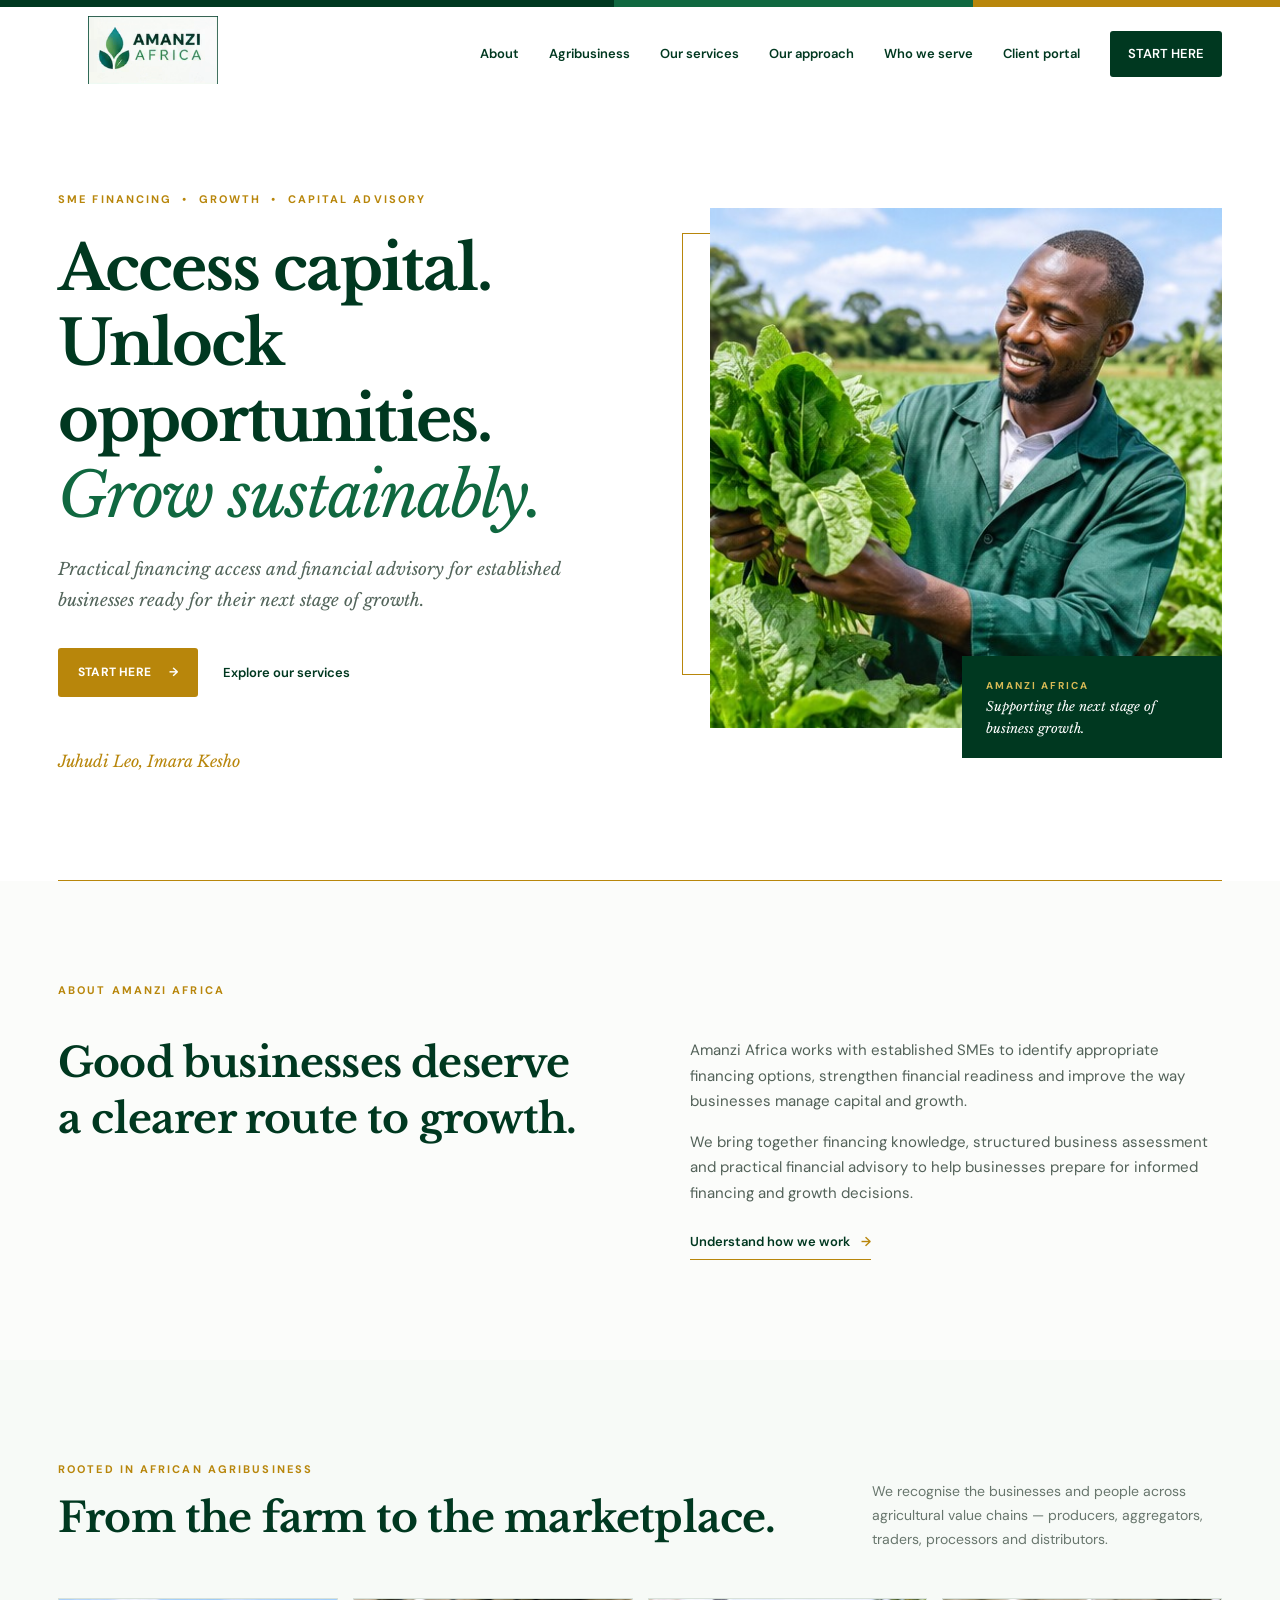
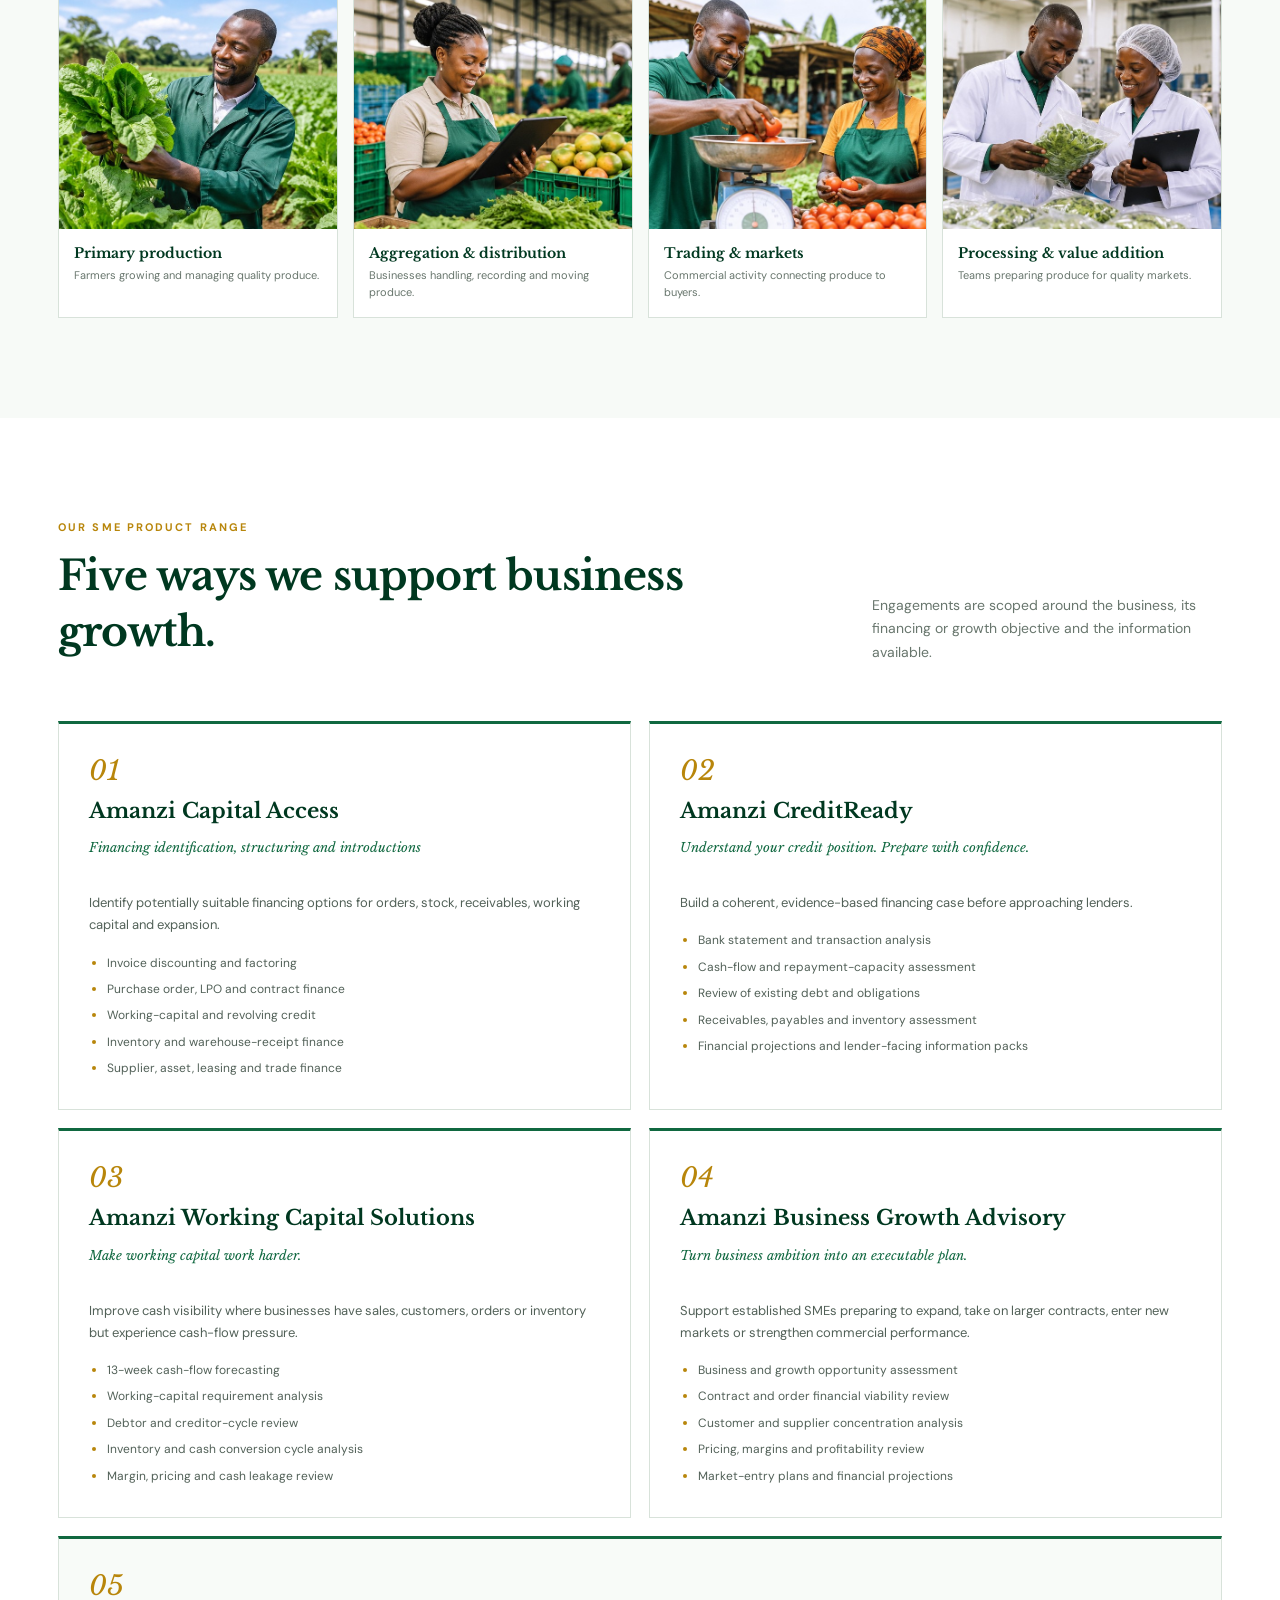
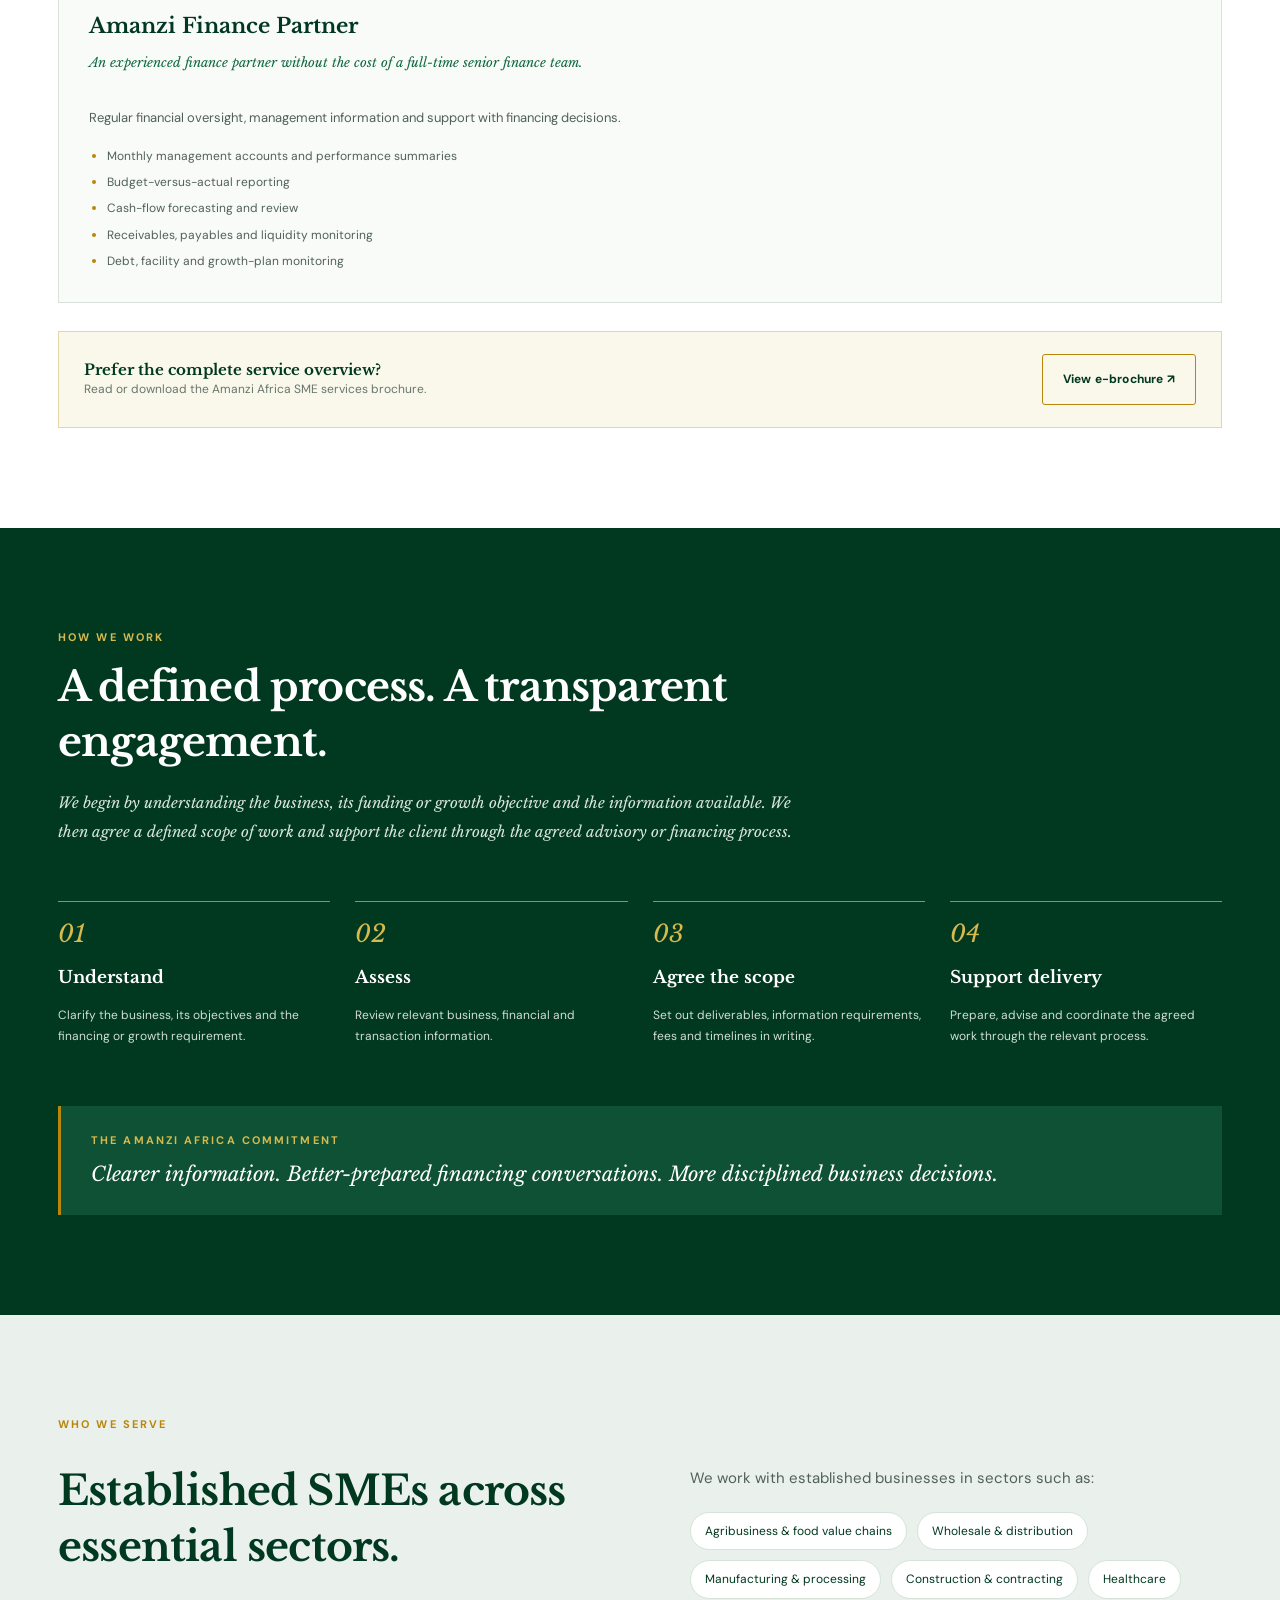
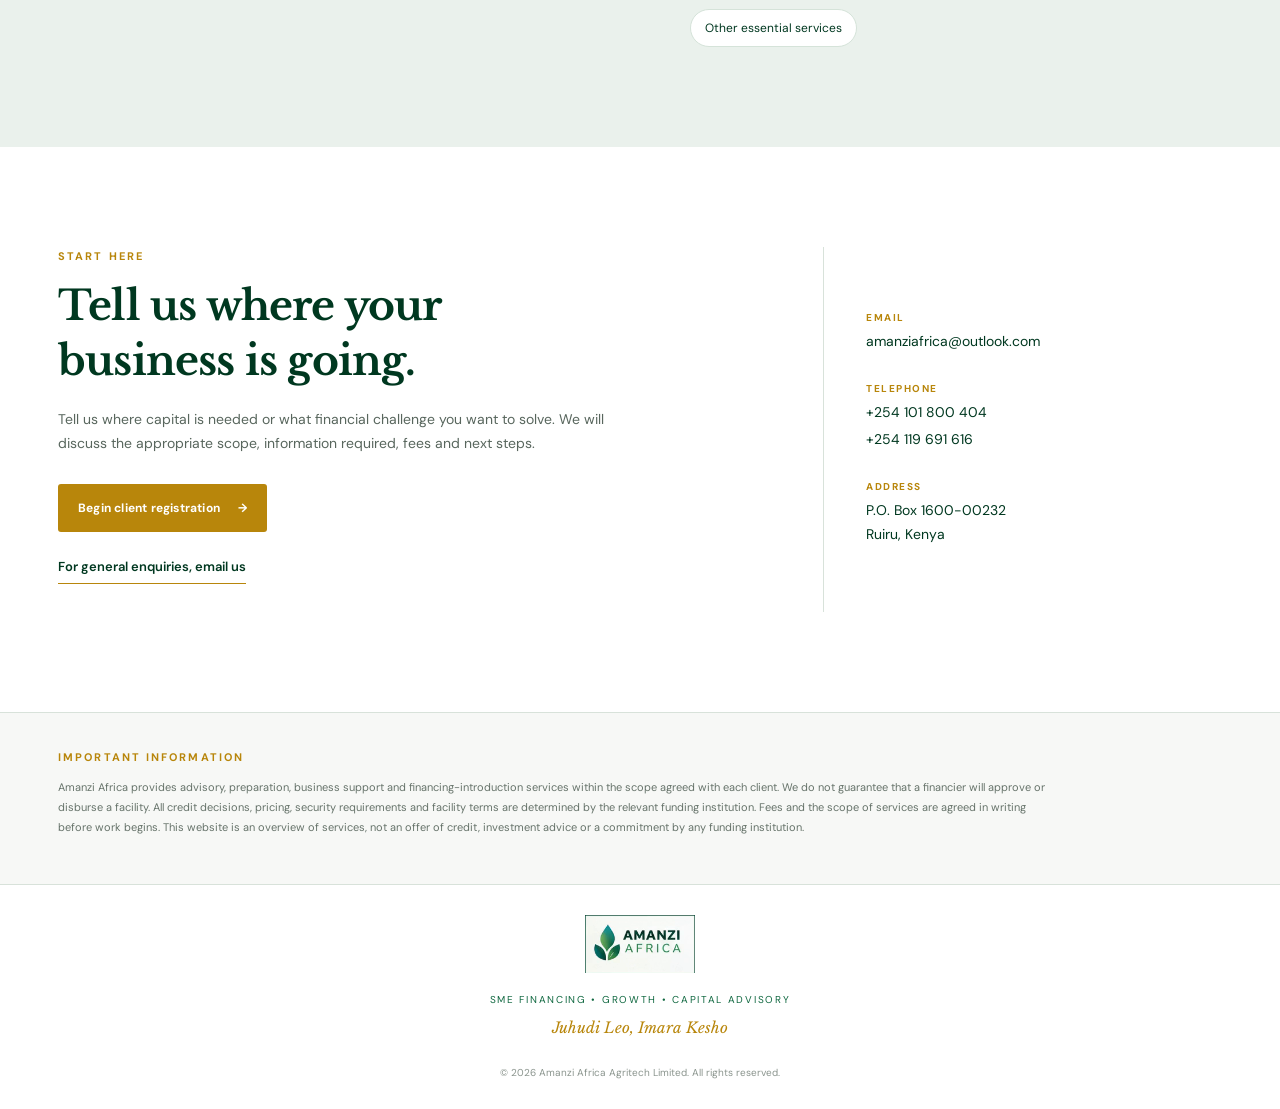
<file: index.html>
<!doctype html>
<html lang="en">
<head>
  <meta charset="utf-8">
  <meta name="viewport" content="width=device-width, initial-scale=1">
  <meta name="description" content="Amanzi Africa provides SME financing access, credit readiness, working capital solutions, business growth advisory and finance partner services.">
  <meta name="theme-color" content="#003820">
  <title>Amanzi Africa | SME Financing, Growth & Capital Advisory</title>
  <link rel="preconnect" href="https://fonts.googleapis.com">
  <link rel="preconnect" href="https://fonts.gstatic.com" crossorigin>
  <link href="https://fonts.googleapis.com/css2?family=DM+Sans:wght@400;500;600;700&family=Libre+Baskerville:ital,wght@0,400;0,700;1,400&display=swap" rel="stylesheet">
  <link rel="stylesheet" href="styles.css">
</head>
<body>
  <div class="topline"></div>
  <header class="site-header">
    <a class="brand" href="#home" aria-label="Amanzi Africa home">
      <img src="assets/amanzi-logo.png" alt="Amanzi Africa leaf logo">
    </a>
    <button class="menu-toggle" aria-label="Open navigation" aria-expanded="false">☰</button>
    <nav class="navigation" aria-label="Main navigation">
      <a href="#about">About</a><a href="#ecosystem">Agribusiness</a><a href="#services">Our services</a><a href="#approach">Our approach</a><a href="#sectors">Who we serve</a>
      <a href="portal.html">Client portal</a><a class="nav-cta" href="apply.html">START HERE</a>
    </nav>
  </header>

  <main>
    <section class="hero" id="home">
      <div class="hero-copy">
        <p class="eyebrow">SME FINANCING <span>•</span> GROWTH <span>•</span> CAPITAL ADVISORY</p>
        <h1>Access capital.<br>Unlock opportunities.<br><em>Grow sustainably.</em></h1>
        <p class="hero-intro">Practical financing access and financial advisory for established businesses ready for their next stage of growth.</p>
        <div class="hero-actions">
          <a class="button button-gold" href="apply.html">START HERE <span>→</span></a>
          <a class="text-link" href="#services">Explore our services</a>
        </div>
        <p class="hero-signoff">Juhudi Leo, Imara Kesho</p>
      </div>
      <div class="hero-visual">
        <img src="assets/hero-poster.jpg" alt="A business owner in a fresh produce market, featured in the Amanzi Africa brand film">
        <div class="visual-caption"><span>AMANZI AFRICA</span><br>Supporting the next stage of business growth.</div>
      </div>
      <div class="hero-rule"></div>
    </section>

    <section class="intro section" id="about">
      <div class="section-kicker">ABOUT AMANZI AFRICA</div>
      <div class="intro-grid">
        <h2>Good businesses deserve a clearer route to growth.</h2>
        <div>
          <p>Amanzi Africa works with established SMEs to identify appropriate financing options, strengthen financial readiness and improve the way businesses manage capital and growth.</p>
          <p>We bring together financing knowledge, structured business assessment and practical financial advisory to help businesses prepare for informed financing and growth decisions.</p>
          <a class="underlined-link" href="#approach">Understand how we work <span>→</span></a>
        </div>
      </div>
    </section>

    <section class="ecosystem section" id="ecosystem">
      <div class="section-heading">
        <div><div class="section-kicker">ROOTED IN AFRICAN AGRIBUSINESS</div><h2>From the farm to the marketplace.</h2></div>
        <p>We recognise the businesses and people across agricultural value chains — producers, aggregators, traders, processors and distributors.</p>
      </div>
      <div class="ecosystem-grid">
        <figure><img src="assets/hero-poster.jpg" alt="African farmer inspecting leafy vegetables growing in a field"><figcaption><strong>Primary production</strong><span>Farmers growing and managing quality produce.</span></figcaption></figure>
        <figure><img src="assets/produce-aggregation.jpg" alt="African agribusiness professional recording produce at an aggregation and distribution centre"><figcaption><strong>Aggregation & distribution</strong><span>Businesses handling, recording and moving produce.</span></figcaption></figure>
        <figure><img src="assets/fresh-produce-market.jpg" alt="African produce traders weighing and selling fresh tomatoes"><figcaption><strong>Trading & markets</strong><span>Commercial activity connecting produce to buyers.</span></figcaption></figure>
        <figure><img src="assets/food-processing.jpg" alt="African food-processing professionals checking packaged fresh produce"><figcaption><strong>Processing & value addition</strong><span>Teams preparing produce for quality markets.</span></figcaption></figure>
      </div>
    </section>

    <section class="services section" id="services">
      <div class="section-heading">
        <div><div class="section-kicker">OUR SME PRODUCT RANGE</div><h2>Five ways we support business growth.</h2></div>
        <p>Engagements are scoped around the business, its financing or growth objective and the information available.</p>
      </div>
      <div class="service-grid">
        <article class="service-card">
          <div class="service-number">01</div><h3>Amanzi Capital Access</h3>
          <p class="service-subtitle">Financing identification, structuring and introductions</p>
          <p>Identify potentially suitable financing options for orders, stock, receivables, working capital and expansion.</p>
          <ul><li>Invoice discounting and factoring</li><li>Purchase order, LPO and contract finance</li><li>Working-capital and revolving credit</li><li>Inventory and warehouse-receipt finance</li><li>Supplier, asset, leasing and trade finance</li></ul>
        </article>
        <article class="service-card">
          <div class="service-number">02</div><h3>Amanzi CreditReady</h3>
          <p class="service-subtitle">Understand your credit position. Prepare with confidence.</p>
          <p>Build a coherent, evidence-based financing case before approaching lenders.</p>
          <ul><li>Bank statement and transaction analysis</li><li>Cash-flow and repayment-capacity assessment</li><li>Review of existing debt and obligations</li><li>Receivables, payables and inventory assessment</li><li>Financial projections and lender-facing information packs</li></ul>
        </article>
        <article class="service-card">
          <div class="service-number">03</div><h3>Amanzi Working Capital Solutions</h3>
          <p class="service-subtitle">Make working capital work harder.</p>
          <p>Improve cash visibility where businesses have sales, customers, orders or inventory but experience cash-flow pressure.</p>
          <ul><li>13-week cash-flow forecasting</li><li>Working-capital requirement analysis</li><li>Debtor and creditor-cycle review</li><li>Inventory and cash conversion cycle analysis</li><li>Margin, pricing and cash leakage review</li></ul>
        </article>
        <article class="service-card">
          <div class="service-number">04</div><h3>Amanzi Business Growth Advisory</h3>
          <p class="service-subtitle">Turn business ambition into an executable plan.</p>
          <p>Support established SMEs preparing to expand, take on larger contracts, enter new markets or strengthen commercial performance.</p>
          <ul><li>Business and growth opportunity assessment</li><li>Contract and order financial viability review</li><li>Customer and supplier concentration analysis</li><li>Pricing, margins and profitability review</li><li>Market-entry plans and financial projections</li></ul>
        </article>
        <article class="service-card service-card-feature">
          <div class="service-number">05</div><h3>Amanzi Finance Partner</h3>
          <p class="service-subtitle">An experienced finance partner without the cost of a full-time senior finance team.</p>
          <p>Regular financial oversight, management information and support with financing decisions.</p>
          <ul><li>Monthly management accounts and performance summaries</li><li>Budget-versus-actual reporting</li><li>Cash-flow forecasting and review</li><li>Receivables, payables and liquidity monitoring</li><li>Debt, facility and growth-plan monitoring</li></ul>
        </article>
      </div>
      <div class="brochure-link"><div><strong>Prefer the complete service overview?</strong><span>Read or download the Amanzi Africa SME services brochure.</span></div><a class="button button-outline" href="assets/amanzi-sme-services-brochure.pdf" target="_blank" rel="noopener">View e-brochure ↗</a></div>
    </section>

    <section class="approach section" id="approach">
      <div class="section-kicker">HOW WE WORK</div>
      <h2>A defined process. A transparent engagement.</h2>
      <p class="approach-lead">We begin by understanding the business, its funding or growth objective and the information available. We then agree a defined scope of work and support the client through the agreed advisory or financing process.</p>
      <div class="steps">
        <div><span>01</span><h3>Understand</h3><p>Clarify the business, its objectives and the financing or growth requirement.</p></div>
        <div><span>02</span><h3>Assess</h3><p>Review relevant business, financial and transaction information.</p></div>
        <div><span>03</span><h3>Agree the scope</h3><p>Set out deliverables, information requirements, fees and timelines in writing.</p></div>
        <div><span>04</span><h3>Support delivery</h3><p>Prepare, advise and coordinate the agreed work through the relevant process.</p></div>
      </div>
      <div class="outcome"><div class="section-kicker">THE AMANZI AFRICA COMMITMENT</div><p>Clearer information. Better-prepared financing conversations. More disciplined business decisions.</p></div>
    </section>

    <section class="sectors section" id="sectors">
      <div class="section-kicker">WHO WE SERVE</div>
      <div class="sectors-grid">
        <h2>Established SMEs across essential sectors.</h2>
        <div><p>We work with established businesses in sectors such as:</p>
          <div class="sector-tags"><span>Agribusiness & food value chains</span><span>Wholesale & distribution</span><span>Manufacturing & processing</span><span>Construction & contracting</span><span>Healthcare</span><span>Other essential services</span></div>
        </div>
      </div>
    </section>

    <section class="contact section" id="contact">
      <div class="contact-copy">
        <div class="section-kicker">START HERE</div>
        <h2>Tell us where your business is going.</h2>
        <p>Tell us where capital is needed or what financial challenge you want to solve. We will discuss the appropriate scope, information required, fees and next steps.</p>
        <a class="button button-gold" href="apply.html">Begin client registration <span>→</span></a><p><a class="underlined-link" href="mailto:amanziafrica@outlook.com?subject=Amanzi%20Africa%20-%20General%20Enquiry">For general enquiries, email us</a></p>
      </div>
      <div class="contact-details">
        <div><span>Email</span><a href="mailto:amanziafrica@outlook.com">amanziafrica@outlook.com</a></div>
        <div><span>Telephone</span><a href="tel:+254101800404">+254 101 800 404</a><a href="tel:+254119691616">+254 119 691 616</a></div>
        <div><span>Address</span><p>P.O. Box 1600-00232<br>Ruiru, Kenya</p></div>
      </div>
    </section>

    <section class="disclaimer">
      <div class="section-kicker">IMPORTANT INFORMATION</div>
      <p>Amanzi Africa provides advisory, preparation, business support and financing-introduction services within the scope agreed with each client. We do not guarantee that a financier will approve or disburse a facility. All credit decisions, pricing, security requirements and facility terms are determined by the relevant funding institution. Fees and the scope of services are agreed in writing before work begins. This website is an overview of services, not an offer of credit, investment advice or a commitment by any funding institution.</p>
    </section>
  </main>

  <footer class="site-footer">
    <a href="#home"><img src="assets/amanzi-logo.png" alt="Amanzi Africa"></a>
    <p>SME Financing • Growth • Capital Advisory</p>
    <span>Juhudi Leo, Imara Kesho</span>
    <small>© <span id="year"></span> Amanzi Africa Agritech Limited. All rights reserved.</small>
  </footer>
  <script src="script.js"></script>
</body>
</html>
</file>
<file: styles.css>
:root{--forest:#003820;--leaf:#106840;--fresh:#189040;--sage:#98c8a8;--mist:#eaf1ec;--gold:#b8860b;--cream:#faf7eb;--ink:#1e3027;--muted:#68766d;--line:#d8e2da;--white:#fff;--serif:"Libre Baskerville",Georgia,serif;--sans:"DM Sans",Arial,sans-serif}
*{box-sizing:border-box}html{scroll-behavior:smooth}body{margin:0;color:var(--ink);font-family:var(--sans);line-height:1.7;background:#fff}.topline{height:7px;background:linear-gradient(90deg,var(--forest) 0 48%,var(--leaf) 48% 76%,var(--gold) 76%)}.site-header{height:94px;max-width:1240px;margin:auto;padding:12px 38px;display:flex;align-items:center;justify-content:space-between}.brand img{width:190px;height:68px;object-fit:contain}.navigation{display:flex;align-items:center;gap:30px}.navigation a,.text-link,.underlined-link{color:var(--forest);text-decoration:none;font-size:13px;font-weight:600}.navigation a:hover,.text-link:hover,.underlined-link:hover{color:var(--gold)}.navigation .nav-cta{padding:12px 18px;background:var(--forest);color:#fff;border-radius:3px}.menu-toggle{display:none;border:0;background:none;color:var(--forest);font-size:25px}
.hero{max-width:1240px;margin:0 auto;padding:78px 38px 94px;display:grid;grid-template-columns:1.02fr .98fr;gap:62px;align-items:center;position:relative}.eyebrow,.section-kicker{font-size:11px;letter-spacing:2.1px;font-weight:700;color:var(--gold)}.eyebrow span{padding:0 5px}.hero h1{font:700 clamp(38px,5vw,62px)/1.22 var(--serif);color:var(--forest);letter-spacing:-2px;margin:22px 0}.hero h1 em{font-weight:400;color:var(--leaf)}.hero-intro{font:italic 17px/1.8 var(--serif);color:#52645a;max-width:510px}.hero-actions{display:flex;align-items:center;gap:25px;margin-top:32px}.button{display:inline-flex;align-items:center;gap:18px;text-decoration:none;padding:14px 20px;font-size:12px;font-weight:700;letter-spacing:.2px;border-radius:3px;transition:.2s}.button-gold{background:var(--gold);color:#fff}.button-gold:hover{background:var(--forest)}.button-outline{border:1px solid var(--gold);color:var(--forest)}.button-outline:hover{background:var(--forest);color:white;border-color:var(--forest)}.hero-signoff{font:italic 16px var(--serif);color:var(--gold);margin-top:54px}.hero-visual{position:relative;padding:0 0 30px 28px}.hero-visual:before{content:"";position:absolute;left:0;top:25px;width:75%;height:80%;border:1px solid var(--gold);z-index:0}.hero-visual img{width:100%;height:520px;object-fit:cover;object-position:center 24%;position:relative;z-index:1;display:block}.visual-caption{position:absolute;z-index:2;right:0;bottom:0;background:var(--forest);color:#fff;padding:18px 24px;font:italic 13px/1.7 var(--serif);max-width:260px}.visual-caption span{font:700 10px var(--sans);letter-spacing:2px;color:#d6b955}.hero-rule{position:absolute;bottom:0;left:38px;right:38px;height:1px;background:var(--gold)}
.section{padding:100px max(38px,calc((100% - 1164px)/2))}.intro{background:#fbfcfa}.intro-grid,.sectors-grid{display:grid;grid-template-columns:1fr 1fr;gap:100px;margin-top:24px}.section h2{font:700 clamp(28px,3.2vw,42px)/1.35 var(--serif);color:var(--forest);margin:12px 0 20px;letter-spacing:-.8px}.intro-grid p,.sectors-grid p{font-size:15px;color:#526158}.underlined-link{display:inline-block;border-bottom:1px solid var(--gold);padding-bottom:5px;margin-top:10px}.underlined-link span{color:var(--gold);padding-left:8px}
.services{background:#fff}.section-heading{display:flex;justify-content:space-between;align-items:end;gap:60px;margin-bottom:42px}.section-heading>p{max-width:350px;color:var(--muted);font-size:14px}.service-grid{display:grid;grid-template-columns:repeat(2,1fr);gap:18px}.service-card{border:1px solid var(--line);border-top:3px solid var(--leaf);padding:30px 30px 28px;position:relative;background:#fff}.service-number{font:italic 27px var(--serif);color:var(--gold)}.service-card h3{font:700 21px/1.4 var(--serif);color:var(--forest);margin:10px 0}.service-subtitle{font:italic 13px var(--serif);color:var(--leaf);min-height:40px}.service-card>p:not(.service-subtitle){font-size:13px;color:#526158}.service-card ul{padding-left:18px;margin-bottom:0;font-size:12px;color:#526158}.service-card li{padding:3px 0}.service-card li::marker{color:var(--gold)}.service-card-feature{grid-column:1/-1;background:#f8fbf8}.brochure-link{margin-top:28px;padding:22px 25px;background:var(--cream);border:1px solid #e3d6a7;display:flex;align-items:center;justify-content:space-between;gap:20px}.brochure-link strong,.brochure-link span{display:block}.brochure-link strong{font:700 15px var(--serif);color:var(--forest)}.brochure-link span{font-size:12px;color:var(--muted)}
.approach{background:var(--forest);color:#fff}.approach .section-kicker{color:#d7b94d}.approach h2{color:#fff;max-width:700px}.approach-lead{max-width:760px;color:#d9e5dc;font:italic 15px/1.9 var(--serif)}.steps{display:grid;grid-template-columns:repeat(4,1fr);gap:25px;margin:55px 0 48px}.steps>div{border-top:1px solid #789482;padding-top:17px}.steps span{color:#d7b94d;font:italic 24px var(--serif)}.steps h3{font:700 17px var(--serif);color:#fff}.steps p{font-size:12px;color:#d1ded5}.outcome{background:#0e5134;padding:25px 30px;border-left:3px solid var(--gold)}.outcome p{font:italic 20px/1.6 var(--serif);color:#fff;margin:8px 0 0}
.sectors{background:var(--mist)}.sectors-grid{margin-top:18px}.sector-tags{display:flex;flex-wrap:wrap;gap:10px;margin-top:20px}.sector-tags span{background:#fff;color:var(--forest);border:1px solid #d5e3d9;border-radius:30px;padding:8px 14px;font-size:12px}
.contact{background:#fff;display:grid;grid-template-columns:1.25fr .75fr;gap:100px}.contact h2{max-width:560px}.contact-copy>p{max-width:550px;color:#58665d;font-size:14px;margin-bottom:28px}.contact-details{border-left:1px solid var(--line);padding-left:42px;display:flex;flex-direction:column;justify-content:center;gap:22px}.contact-details span{display:block;color:var(--gold);font-size:10px;letter-spacing:1.5px;text-transform:uppercase;font-weight:700}.contact-details a,.contact-details p{display:block;color:var(--forest);text-decoration:none;font-size:14px;margin:4px 0}.disclaimer{padding:35px max(38px,calc((100% - 1164px)/2));background:#f7f8f6;border-top:1px solid var(--line)}.disclaimer p{font-size:11px;line-height:1.8;color:#66736a;max-width:1000px}.site-footer{background:#fff;padding:30px 38px 25px;text-align:center;border-top:1px solid var(--line)}.site-footer img{width:150px;height:58px;object-fit:contain}.site-footer p{font-size:10px;letter-spacing:1.7px;color:var(--leaf);text-transform:uppercase}.site-footer>span{display:block;color:var(--gold);font:italic 15px var(--serif);margin:10px 0 20px}.site-footer small{font-size:10px;color:#8a948d}
@media(max-width:800px){.site-header{height:78px;padding:8px 22px}.brand img{width:155px}.menu-toggle{display:block}.navigation{display:none;position:absolute;z-index:10;top:78px;left:0;right:0;background:#fff;padding:18px 24px 24px;box-shadow:0 12px 20px #001b1018;flex-direction:column;align-items:stretch;gap:16px}.navigation.open{display:flex}.navigation .nav-cta{text-align:center}.hero{padding:55px 24px 70px;grid-template-columns:1fr;gap:35px}.hero h1{font-size:43px}.hero-visual{max-width:560px;margin:auto;width:100%;padding-left:15px}.hero-visual img{height:420px}.hero-rule{left:24px;right:24px}.section{padding:70px 24px}.intro-grid,.sectors-grid,.contact{grid-template-columns:1fr;gap:24px}.section-heading{display:block}.section-heading>p{margin-top:0}.service-grid{grid-template-columns:1fr}.service-card-feature{grid-column:auto}.steps{grid-template-columns:repeat(2,1fr);gap:22px}.contact-details{border-left:0;border-top:1px solid var(--line);padding:25px 0 0}.disclaimer{padding:30px 24px}.brochure-link{align-items:flex-start;flex-direction:column}.hero-signoff{margin-top:35px}}
@media(max-width:460px){.hero h1{font-size:36px}.eyebrow{font-size:9px;letter-spacing:1.3px}.hero-actions{align-items:flex-start;flex-direction:column;gap:16px}.hero-visual img{height:360px}.steps{grid-template-columns:1fr}.section h2{font-size:29px}.service-card{padding:24px 21px}}

.ecosystem{background:#f7faf7}.ecosystem .section-heading{margin-bottom:32px}.ecosystem-grid{display:grid;grid-template-columns:repeat(4,1fr);gap:15px}.ecosystem-grid figure{margin:0;background:#fff;border:1px solid var(--line)}.ecosystem-grid img{display:block;width:100%;height:230px;object-fit:cover}.ecosystem-grid figcaption{padding:15px}.ecosystem-grid figcaption strong,.ecosystem-grid figcaption span{display:block}.ecosystem-grid figcaption strong{font:700 14px var(--serif);color:var(--forest)}.ecosystem-grid figcaption span{font-size:11px;color:var(--muted);line-height:1.6;margin-top:5px}
@media(max-width:800px){.ecosystem-grid{grid-template-columns:repeat(2,1fr)}.ecosystem-grid img{height:190px}}
@media(max-width:460px){.ecosystem-grid{grid-template-columns:1fr 1fr;gap:9px}.ecosystem-grid img{height:145px}.ecosystem-grid figcaption{padding:10px}.ecosystem-grid figcaption strong{font-size:12px}.ecosystem-grid figcaption span{font-size:10px}}


/* Amanzi Africa Upgrade 2.0 */
.pillar-grid{display:grid;grid-template-columns:repeat(5,1fr);gap:14px}
.pillar-card{background:#fff;border:1px solid var(--line);border-top:3px solid var(--leaf);padding:23px 19px;min-height:250px}
.pillar-card>span{font:italic 23px var(--serif);color:var(--gold)}
.pillar-card h3{font:700 16px/1.45 var(--serif);color:var(--forest);margin:16px 0 10px}
.pillar-card p{font-size:12px;line-height:1.8;color:#58665d;margin:0}
.pillar-note{margin-top:22px;padding:18px 22px;background:var(--forest);color:#fff;font-size:13px;border-left:3px solid var(--gold)}
.service-fee{display:flex;align-items:center;justify-content:space-between;gap:12px;border-top:1px solid var(--line);margin-top:19px;padding-top:14px}
.service-fee span{font-size:11px;color:var(--muted)}
.service-fee strong{font:700 18px var(--serif);color:var(--forest)}
.fee-note{font-size:12px;color:var(--muted);margin:26px 0 0;padding:14px 17px;background:#f7faf7;border-left:2px solid var(--gold)}
.consultation-card{background:#f8fbf8}
@media(max-width:1000px){.pillar-grid{grid-template-columns:repeat(3,1fr)}}
@media(max-width:800px){.pillar-grid{grid-template-columns:repeat(2,1fr)}}
@media(max-width:460px){.pillar-grid{grid-template-columns:1fr}.pillar-card{min-height:0}}
</file>
